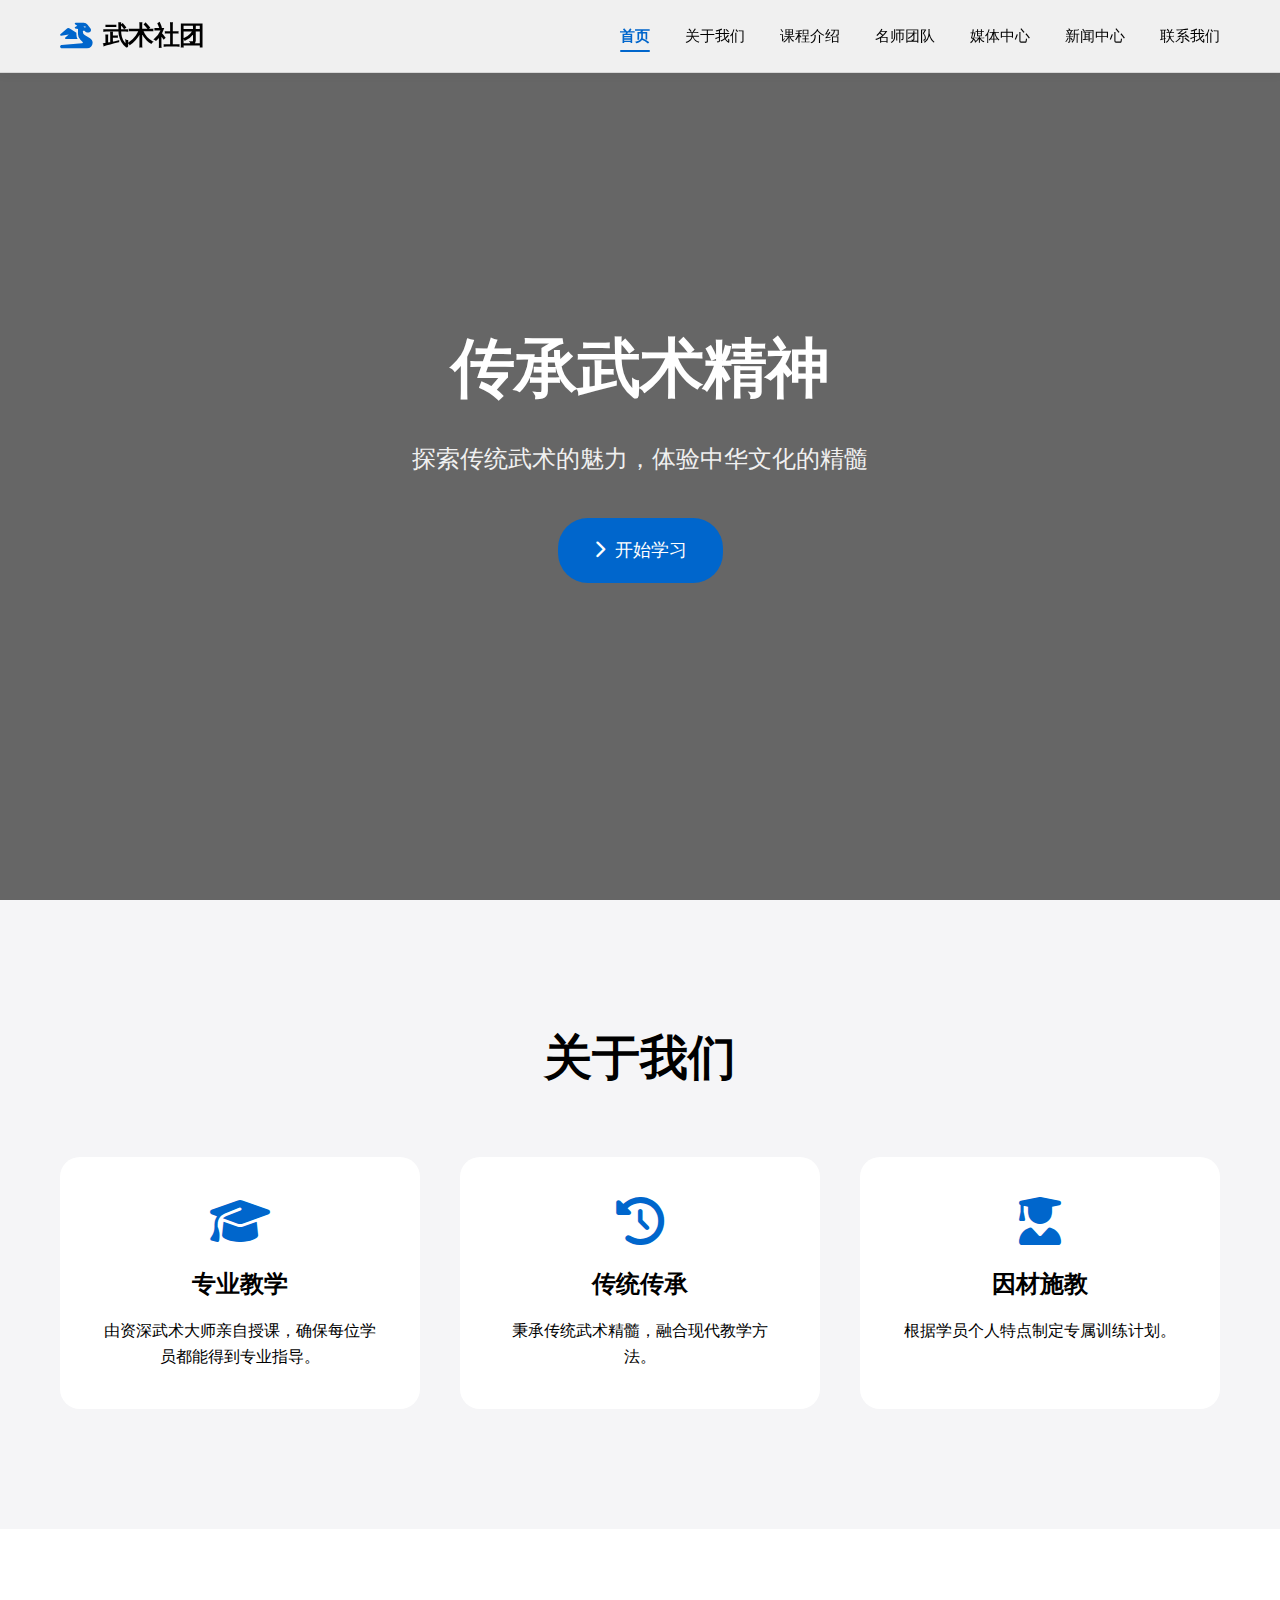
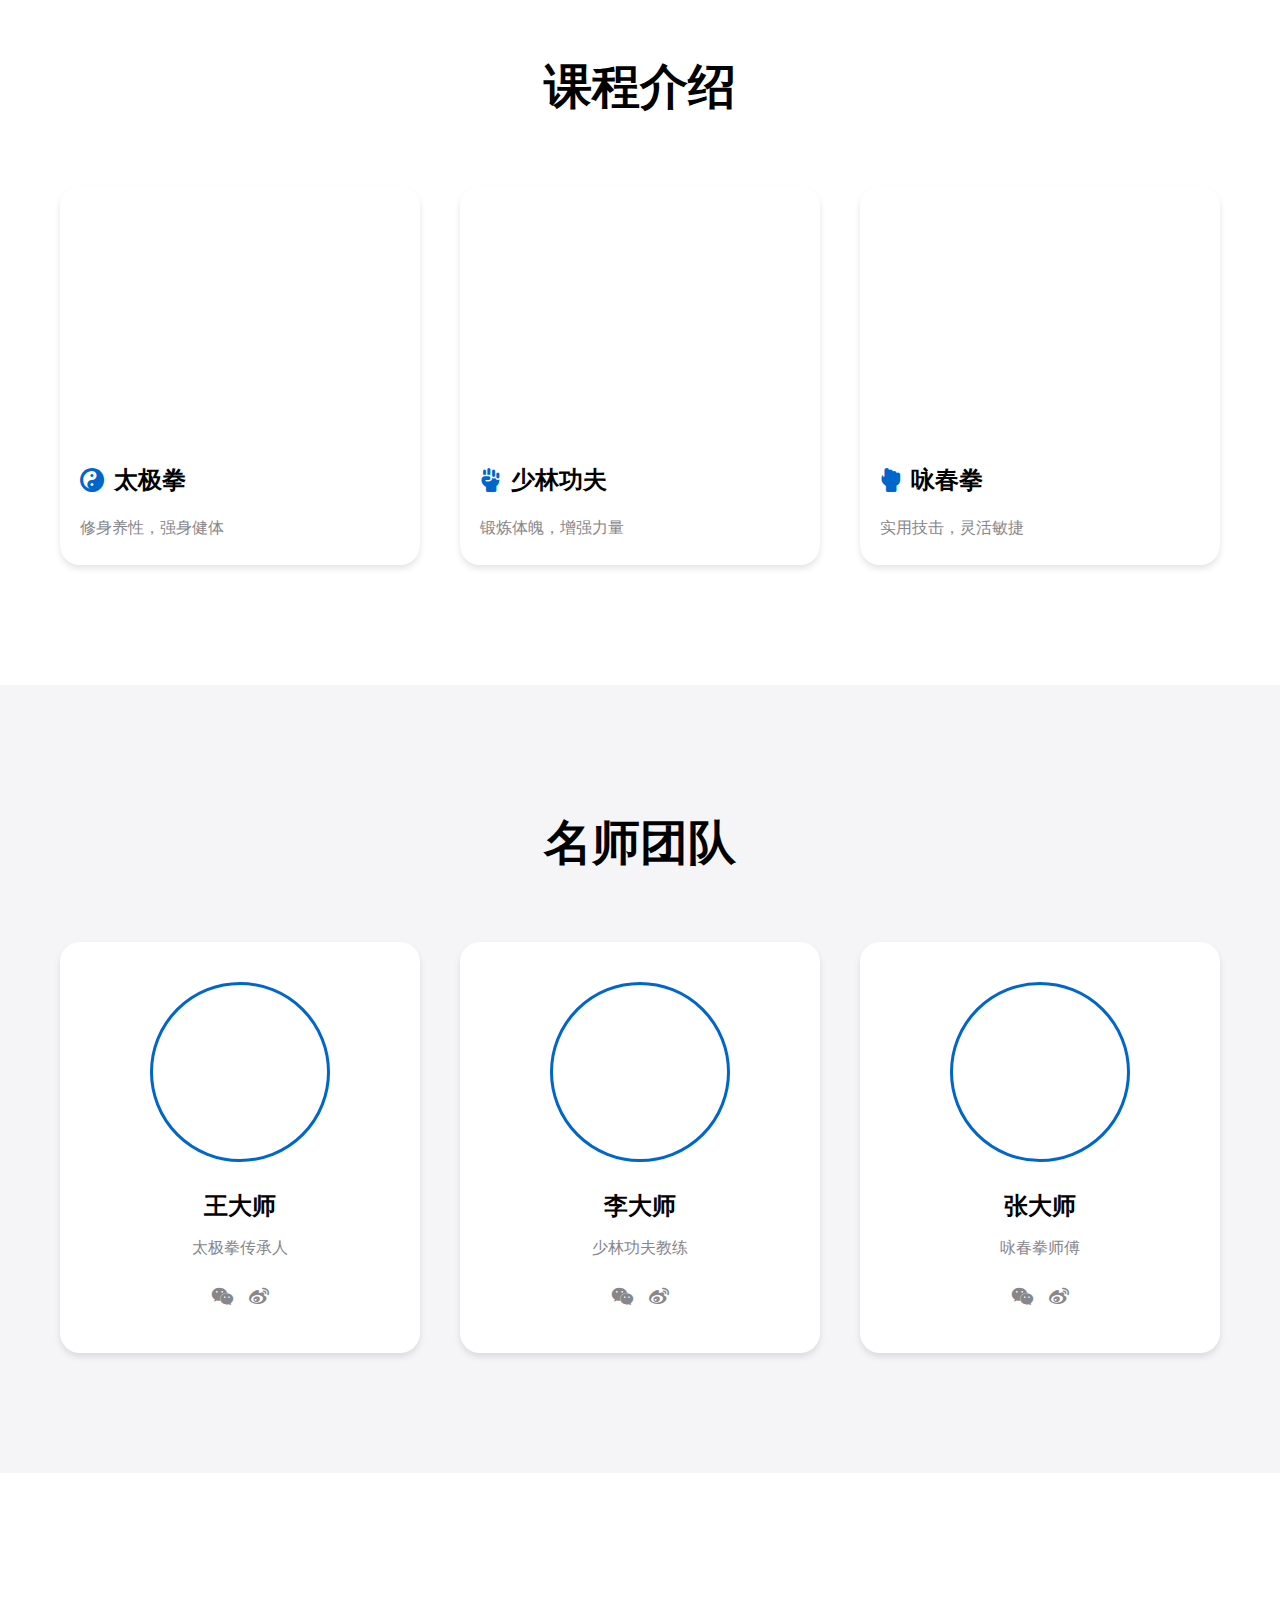
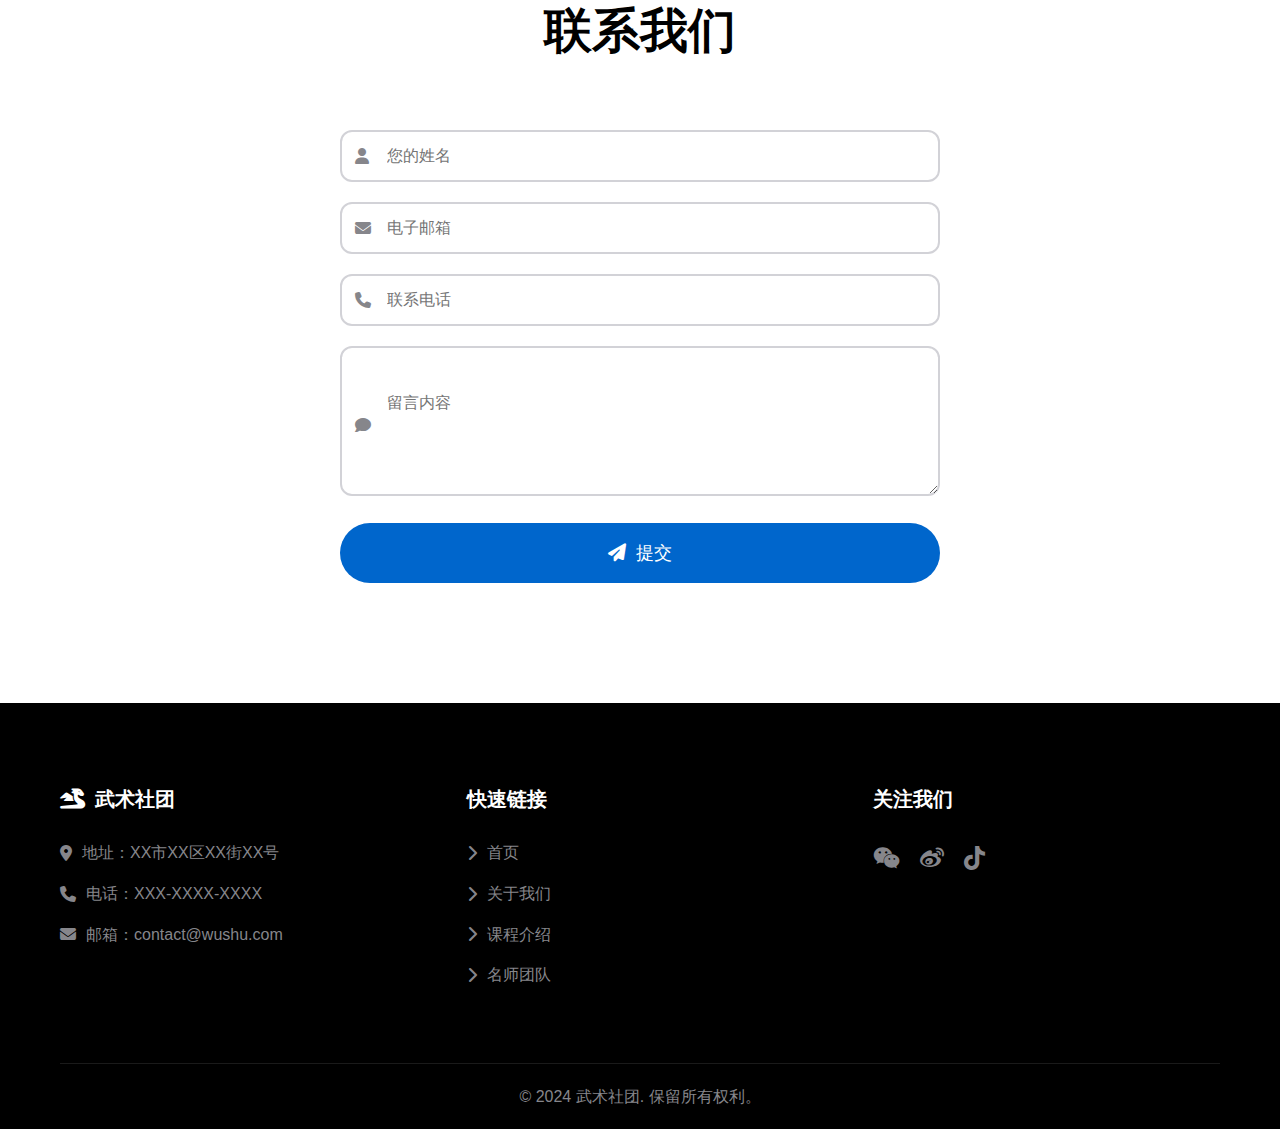
<file: index.html>
<!DOCTYPE html>
<html lang="zh">
<head>
    <meta charset="UTF-8">
    <meta name="viewport" content="width=device-width, initial-scale=1.0">
    <title>武术社团 - 传承中华武术文化</title>
    <link rel="stylesheet" href="styles.css">
    <link rel="stylesheet" href="https://cdnjs.cloudflare.com/ajax/libs/font-awesome/6.5.1/css/all.min.css">
</head>
<body>
    <nav class="nav">
        <div class="nav-container">
            <div class="nav-header">
                <div class="logo"><i class="fas fa-dragon"></i> 武术社团</div>
                <button class="nav-toggle" aria-label="切换导航菜单" title="切换导航菜单">
                    <i class="fas fa-bars" aria-hidden="true"></i>
                </button>
            </div>
            <ul class="nav-links">
                <li><a href="#home">首页</a></li>
                <li><a href="#about">关于我们</a></li>
                <li><a href="#courses">课程介绍</a></li>
                <li><a href="#masters">名师团队</a></li>
                <li><a href="media.html">媒体中心</a></li>
                <li><a href="news.html">新闻中心</a></li>
                <li><a href="#contact">联系我们</a></li>
            </ul>
        </div>
    </nav>

    <section id="home" class="hero">
        <div class="hero-content">
            <h1>传承武术精神</h1>
            <p>探索传统武术的魅力，体验中华文化的精髓</p>
            <a href="#courses" class="cta-button"><i class="fas fa-chevron-right"></i> 开始学习</a>
        </div>
    </section>

    <section id="about" class="about">
        <div class="container">
            <h2>关于我们</h2>
            <div class="about-grid">
                <div class="about-item">
                    <i class="fas fa-graduation-cap"></i>
                    <h3>专业教学</h3>
                    <p>由资深武术大师亲自授课，确保每位学员都能得到专业指导。</p>
                </div>
                <div class="about-item">
                    <i class="fas fa-history"></i>
                    <h3>传统传承</h3>
                    <p>秉承传统武术精髓，融合现代教学方法。</p>
                </div>
                <div class="about-item">
                    <i class="fas fa-user-graduate"></i>
                    <h3>因材施教</h3>
                    <p>根据学员个人特点制定专属训练计划。</p>
                </div>
            </div>
        </div>
    </section>

    <section id="courses" class="courses">
        <div class="container">
            <h2>课程介绍</h2>
            <div class="courses-grid">
                <div class="course-card">
                    <div class="course-image" style="background-image: url('https://images.unsplash.com/photo-1552072092-7f9b8d63efcb?ixlib=rb-1.2.1&auto=format&fit=crop&w=1000&q=80')"></div>
                    <h3><i class="fas fa-yin-yang"></i> 太极拳</h3>
                    <p>修身养性，强身健体</p>
                </div>
                <div class="course-card">
                    <div class="course-image" style="background-image: url('https://images.unsplash.com/photo-1555597673-b21d5c935865?ixlib=rb-1.2.1&auto=format&fit=crop&w=1000&q=80')"></div>
                    <h3><i class="fas fa-fist-raised"></i> 少林功夫</h3>
                    <p>锻炼体魄，增强力量</p>
                </div>
                <div class="course-card">
                    <div class="course-image" style="background-image: url('https://images.unsplash.com/photo-1557130641-1b14718f096a?ixlib=rb-1.2.1&auto=format&fit=crop&w=1000&q=80')"></div>
                    <h3><i class="fas fa-hand-rock"></i> 咏春拳</h3>
                    <p>实用技击，灵活敏捷</p>
                </div>
            </div>
        </div>
    </section>

    <section id="masters" class="masters">
        <div class="container">
            <h2>名师团队</h2>
            <div class="masters-grid">
                <div class="master-card">
                    <div class="master-image" style="background-image: url('https://images.unsplash.com/photo-1594381898411-846e7d193883?ixlib=rb-1.2.1&auto=format&fit=crop&w=500&q=80')"></div>
                    <h3>王大师</h3>
                    <p>太极拳传承人</p>
                    <div class="master-social">
                        <a href="#"><i class="fab fa-weixin"></i></a>
                        <a href="#"><i class="fab fa-weibo"></i></a>
                    </div>
                </div>
                <div class="master-card">
                    <div class="master-image" style="background-image: url('https://images.unsplash.com/photo-1588731234159-8b9963143fca?ixlib=rb-1.2.1&auto=format&fit=crop&w=500&q=80')"></div>
                    <h3>李大师</h3>
                    <p>少林功夫教练</p>
                    <div class="master-social">
                        <a href="#"><i class="fab fa-weixin"></i></a>
                        <a href="#"><i class="fab fa-weibo"></i></a>
                    </div>
                </div>
                <div class="master-card">
                    <div class="master-image" style="background-image: url('https://images.unsplash.com/photo-1633332755192-727a05c4013d?ixlib=rb-1.2.1&auto=format&fit=crop&w=500&q=80')"></div>
                    <h3>张大师</h3>
                    <p>咏春拳师傅</p>
                    <div class="master-social">
                        <a href="#"><i class="fab fa-weixin"></i></a>
                        <a href="#"><i class="fab fa-weibo"></i></a>
                    </div>
                </div>
            </div>
        </div>
    </section>

    <section id="contact" class="contact">
        <div class="container">
            <h2>联系我们</h2>
            <div class="contact-content">
                <form class="contact-form">
                    <div class="input-group">
                        <i class="fas fa-user"></i>
                        <input type="text" placeholder="您的姓名" required>
                    </div>
                    <div class="input-group">
                        <i class="fas fa-envelope"></i>
                        <input type="email" placeholder="电子邮箱" required>
                    </div>
                    <div class="input-group">
                        <i class="fas fa-phone"></i>
                        <input type="tel" placeholder="联系电话" required>
                    </div>
                    <div class="input-group">
                        <i class="fas fa-comment"></i>
                        <textarea placeholder="留言内容" required></textarea>
                    </div>
                    <button type="submit" class="submit-button"><i class="fas fa-paper-plane"></i> 提交</button>
                </form>
            </div>
        </div>
    </section>

    <footer class="footer">
        <div class="container">
            <div class="footer-content">
                <div class="footer-info">
                    <h3><i class="fas fa-dragon"></i> 武术社团</h3>
                    <p><i class="fas fa-map-marker-alt"></i> 地址：XX市XX区XX街XX号</p>
                    <p><i class="fas fa-phone"></i> 电话：XXX-XXXX-XXXX</p>
                    <p><i class="fas fa-envelope"></i> 邮箱：contact@wushu.com</p>
                </div>
                <div class="footer-links">
                    <h3>快速链接</h3>
                    <ul>
                        <li><a href="#home"><i class="fas fa-chevron-right"></i> 首页</a></li>
                        <li><a href="#about"><i class="fas fa-chevron-right"></i> 关于我们</a></li>
                        <li><a href="#courses"><i class="fas fa-chevron-right"></i> 课程介绍</a></li>
                        <li><a href="#masters"><i class="fas fa-chevron-right"></i> 名师团队</a></li>
                    </ul>
                </div>
                <div class="footer-social">
                    <h3>关注我们</h3>
                    <div class="social-links">
                        <a href="#"><i class="fab fa-weixin"></i></a>
                        <a href="#"><i class="fab fa-weibo"></i></a>
                        <a href="#"><i class="fab fa-tiktok"></i></a>
                    </div>
                </div>
            </div>
            <div class="footer-bottom">
                <p>&copy; 2024 武术社团. 保留所有权利。</p>
            </div>
        </div>
    </footer>

    <script src="script.js"></script>
</body>
</html>
</file>
<file: styles.css>
/* 全局样式 */
:root {
    --primary-color: #000000;
    --secondary-color: #86868b;
    --accent-color: #0066cc;
    --background-color: #ffffff;
    --section-background: #f5f5f7;
}

* {
    margin: 0;
    padding: 0;
    box-sizing: border-box;
    font-family: -apple-system, BlinkMacSystemFont, "Segoe UI", Roboto, Oxygen-Sans, Ubuntu, Cantarell, "Helvetica Neue", sans-serif;
}

html {
    scroll-behavior: smooth;
}

body {
    line-height: 1.6;
    color: var(--primary-color);
    background-color: var(--background-color);
}

.container {
    max-width: 1200px;
    margin: 0 auto;
    padding: 0 20px;
}

/* 导航栏样式 */
.nav {
    position: fixed;
    top: 0;
    width: 100%;
    background-color: rgba(255, 255, 255, 0.9);
    -webkit-backdrop-filter: blur(20px);
    backdrop-filter: blur(20px);
    z-index: 1000;
    border-bottom: 1px solid rgba(0, 0, 0, 0.1);
    box-shadow: 0 2px 10px rgba(0, 0, 0, 0.05);
    transition: all 0.3s ease-in-out;
}

.nav-container {
    max-width: 1200px;
    margin: 0 auto;
    padding: 0 20px;
    display: flex;
    justify-content: space-between;
    align-items: center;
}

.nav-header {
    display: flex;
    justify-content: space-between;
    align-items: center;
    padding: 15px 0;
}

.logo {
    font-size: 26px;
    font-weight: 700;
    display: flex;
    align-items: center;
    gap: 10px;
    letter-spacing: -0.5px;
}

.logo i {
    color: var(--accent-color);
}

.nav-toggle {
    display: none;
    background: transparent;
    border: none;
    color: var(--primary-color);
    font-size: 24px;
    cursor: pointer;
    padding: 5px;
    transition: color 0.3s ease;
}

.nav-toggle:hover {
    color: var(--accent-color);
}

.nav-links {
    display: flex;
    list-style: none;
    gap: 35px;
    padding: 0;
    margin: 0;
}

.nav-links a {
    text-decoration: none;
    color: var(--primary-color);
    font-size: 15px;
    font-weight: 500;
    transition: all 0.3s ease;
    position: relative;
    padding: 8px 0;
}

.nav-links a::after {
    content: '';
    position: absolute;
    width: 0;
    height: 2px;
    bottom: 0;
    left: 0;
    background-color: var(--accent-color);
    transition: width 0.3s ease;
    border-radius: 2px;
}

.nav-links a:hover {
    color: var(--accent-color);
}

.nav-links a:hover::after,
.nav-links a.active::after {
    width: 100%;
}

.nav-links a.active {
    color: var(--accent-color);
    font-weight: 600;
}

/* 响应式导航栏 */
@media (max-width: 768px) {
    .nav-container {
        padding: 0 20px;
        flex-direction: column;
        align-items: flex-start;
    }

    .nav-toggle {
        display: block;
    }

    .nav-links {
        display: none;
        width: 100%;
        flex-direction: column;
        gap: 0;
        padding: 0;
        margin: 0;
        max-height: 0;
        overflow: hidden;
        transition: all 0.4s ease-in-out;
    }

    .nav-links.show {
        display: flex;
        max-height: 500px; /* 增加最大高度，确保所有链接都能显示 */
        padding: 15px 0;
        animation: fadeIn 0.3s ease-in-out;
        background-color: rgba(255, 255, 255, 0.98); /* 增加背景不透明度 */
        box-shadow: 0 4px 12px rgba(0, 0, 0, 0.08);
    }

@keyframes fadeIn {
    from { opacity: 0; transform: translateY(-10px); }
    to { opacity: 1; transform: translateY(0); }
}

    .nav-links li {
        width: 100%;
        text-align: center;
        padding: 12px 0;
        border-top: 1px solid rgba(0, 0, 0, 0.05);
    }

    .nav-links li:last-child {
        border-bottom: 1px solid rgba(0, 0, 0, 0.1);
    }

    .nav-links a {
        display: block;
        font-size: 16px;
        padding: 8px 15px;
        border-radius: 6px;
        transition: all 0.3s ease;
    }

    .nav-links a:hover,
    .nav-links a.active {
        background-color: rgba(0, 102, 204, 0.1);
    }

    .nav-links a::after {
        display: none;
    }
}

/* Hero 区域样式 */
.hero {
    height: 100vh;
    display: flex;
    align-items: center;
    justify-content: center;
    text-align: center;
    background: linear-gradient(rgba(0, 0, 0, 0.6), rgba(0, 0, 0, 0.6)), url('https://images.unsplash.com/photo-1555597673-b21d5c935865?ixlib=rb-1.2.1&auto=format&fit=crop&w=2560&q=80');
    background-size: cover;
    background-position: center;
    background-attachment: fixed;
    color: white;
}

.hero-content {
    max-width: 800px;
    padding: 0 20px;
}

.hero h1 {
    font-size: 64px;
    font-weight: 700;
    margin-bottom: 20px;
    letter-spacing: -1px;
}

.hero p {
    font-size: 24px;
    margin-bottom: 40px;
    opacity: 0.9;
}

.cta-button {
    display: inline-flex;
    align-items: center;
    gap: 10px;
    padding: 18px 36px;
    background-color: var(--accent-color);
    color: white;
    text-decoration: none;
    border-radius: 30px;
    font-size: 18px;
    font-weight: 500;
    transition: all 0.3s ease;
}

.cta-button:hover {
    background-color: #004499;
    transform: translateY(-2px);
    box-shadow: 0 5px 15px rgba(0, 0, 0, 0.2);
}

/* 关于我们部分 */
.about {
    padding: 120px 0;
    background-color: var(--section-background);
}

.about h2 {
    text-align: center;
    font-size: 48px;
    margin-bottom: 60px;
    font-weight: 700;
}

.about-grid {
    display: grid;
    grid-template-columns: repeat(auto-fit, minmax(300px, 1fr));
    gap: 40px;
}

.about-item {
    text-align: center;
    padding: 40px;
    background: white;
    border-radius: 20px;
    transition: transform 0.3s ease;
}

.about-item:hover {
    transform: translateY(-10px);
}

.about-item i {
    font-size: 48px;
    color: var(--accent-color);
    margin-bottom: 20px;
}

.about-item h3 {
    font-size: 24px;
    margin-bottom: 15px;
    font-weight: 600;
}

/* 课程部分 */
.courses {
    padding: 120px 0;
}

.courses h2 {
    text-align: center;
    font-size: 48px;
    margin-bottom: 60px;
    font-weight: 700;
}

.courses-grid {
    display: grid;
    grid-template-columns: repeat(auto-fit, minmax(300px, 1fr));
    gap: 40px;
}

.course-card {
    background: white;
    border-radius: 20px;
    overflow: hidden;
    box-shadow: 0 4px 6px rgba(0, 0, 0, 0.1);
    transition: all 0.3s ease;
}

.course-card:hover {
    transform: translateY(-10px);
    box-shadow: 0 10px 20px rgba(0, 0, 0, 0.1);
}

.course-image {
    height: 250px;
    background-size: cover;
    background-position: center;
    transition: transform 0.3s ease;
}

.course-card:hover .course-image {
    transform: scale(1.05);
}

.course-card h3 {
    padding: 25px 20px 15px;
    font-size: 24px;
    font-weight: 600;
    display: flex;
    align-items: center;
    gap: 10px;
}

.course-card h3 i {
    color: var(--accent-color);
}

.course-card p {
    padding: 0 20px 25px;
    color: var(--secondary-color);
}

/* 名师团队部分 */
.masters {
    padding: 120px 0;
    background-color: var(--section-background);
}

.masters h2 {
    text-align: center;
    font-size: 48px;
    margin-bottom: 60px;
    font-weight: 700;
}

.masters-grid {
    display: grid;
    grid-template-columns: repeat(auto-fit, minmax(300px, 1fr));
    gap: 40px;
}

.master-card {
    text-align: center;
    padding: 40px;
    background: white;
    border-radius: 20px;
    box-shadow: 0 4px 6px rgba(0, 0, 0, 0.1);
    transition: transform 0.3s ease;
}

.master-card:hover {
    transform: translateY(-10px);
}

.master-image {
    width: 180px;
    height: 180px;
    border-radius: 50%;
    margin: 0 auto 25px;
    background-size: cover;
    background-position: center;
    border: 3px solid var(--accent-color);
}

.master-card h3 {
    font-size: 24px;
    margin-bottom: 10px;
    font-weight: 600;
}

.master-card p {
    color: var(--secondary-color);
    margin-bottom: 20px;
}

.master-social {
    display: flex;
    justify-content: center;
    gap: 15px;
}

.master-social a {
    color: var(--secondary-color);
    font-size: 20px;
    transition: color 0.3s ease;
}

.master-social a:hover {
    color: var(--accent-color);
}

/* 联系我们部分 */
.contact {
    padding: 120px 0;
}

.contact h2 {
    text-align: center;
    font-size: 48px;
    margin-bottom: 60px;
    font-weight: 700;
}

.contact-form {
    max-width: 600px;
    margin: 0 auto;
    display: flex;
    flex-direction: column;
    gap: 20px;
}

.input-group {
    position: relative;
}

.input-group i {
    position: absolute;
    left: 15px;
    top: 50%;
    transform: translateY(-50%);
    color: var(--secondary-color);
}

.input-group input,
.input-group textarea {
    width: 100%;
    padding: 15px 15px 15px 45px;
    border: 2px solid #d2d2d7;
    border-radius: 12px;
    font-size: 16px;
    transition: all 0.3s ease;
    background-color: white;
}

.input-group textarea {
    height: 150px;
    resize: vertical;
    padding-top: 45px;
}

.input-group textarea + i {
    top: 25px;
    transform: none;
}

.input-group input:focus,
.input-group textarea:focus {
    outline: none;
    border-color: var(--accent-color);
    box-shadow: 0 0 0 4px rgba(0, 102, 204, 0.1);
}

.submit-button {
    display: inline-flex;
    align-items: center;
    justify-content: center;
    gap: 10px;
    background-color: var(--accent-color);
    color: white;
    padding: 18px 36px;
    border: none;
    border-radius: 30px;
    font-size: 18px;
    font-weight: 500;
    cursor: pointer;
    transition: all 0.3s ease;
}

.submit-button:hover {
    background-color: #004499;
    transform: translateY(-2px);
    box-shadow: 0 5px 15px rgba(0, 0, 0, 0.2);
}

/* 页脚样式 */
.footer {
    background-color: var(--primary-color);
    color: white;
    padding: 80px 0 20px;
}

.footer-content {
    display: grid;
    grid-template-columns: repeat(auto-fit, minmax(250px, 1fr));
    gap: 60px;
    margin-bottom: 60px;
}

.footer-info h3,
.footer-links h3,
.footer-social h3 {
    font-size: 20px;
    margin-bottom: 25px;
    display: flex;
    align-items: center;
    gap: 10px;
}

.footer-info p {
    margin-bottom: 15px;
    display: flex;
    align-items: center;
    gap: 10px;
    color: var(--secondary-color);
}

.footer-links ul {
    list-style: none;
}

.footer-links li {
    margin-bottom: 15px;
}

.footer-links a {
    color: var(--secondary-color);
    text-decoration: none;
    transition: color 0.3s ease;
    display: flex;
    align-items: center;
    gap: 10px;
}

.footer-links a:hover {
    color: white;
}

.social-links {
    display: flex;
    gap: 20px;
}

.social-links a {
    color: var(--secondary-color);
    font-size: 24px;
    transition: all 0.3s ease;
}

.social-links a:hover {
    color: white;
    transform: translateY(-3px);
}

.footer-bottom {
    text-align: center;
    padding-top: 20px;
    border-top: 1px solid rgba(255, 255, 255, 0.1);
    color: var(--secondary-color);
}

/* 响应式设计 */
@media (max-width: 768px) {
    .nav-container {
        flex-direction: column;
        gap: 20px;
    }

    .nav-links {
        flex-direction: column;
        text-align: center;
        gap: 15px;
    }

    .hero h1 {
        font-size: 40px;
    }

    .hero p {
        font-size: 20px;
    }

    .about h2,
    .courses h2,
    .masters h2,
    .contact h2 {
        font-size: 36px;
    }

    .about-item,
    .course-card,
    .master-card {
        margin: 0 20px;
    }

    .footer-content {
        text-align: center;
    }

    .footer-links a,
    .footer-info p {
        justify-content: center;
    }

    .social-links {
        justify-content: center;
    }
}

/* 媒体中心页面样式 */
.media-hero {
    height: 100vh;
    display: flex;
    align-items: center;
    justify-content: center;
    text-align: center;
    background: linear-gradient(rgba(0, 0, 0, 0.6), rgba(0, 0, 0, 0.6)), url('https://images.unsplash.com/photo-1557130641-1b14718f096a?ixlib=rb-1.2.1&auto=format&fit=crop&w=2560&q=80');
    background-size: cover;
    background-position: center;
    background-attachment: fixed;
    color: white;
    margin-top: 80px;
}

.media-content {
    padding: 80px 0;
}

/* 标签页样式 */
.media-tabs {
    display: flex;
    justify-content: center;
    gap: 20px;
    margin-bottom: 40px;
}

.tab-btn {
    background: none;
    border: none;
    padding: 15px 30px;
    font-size: 18px;
    color: var(--secondary-color);
    cursor: pointer;
    transition: all 0.3s ease;
    border-bottom: 2px solid transparent;
    display: flex;
    align-items: center;
    gap: 10px;
}

.tab-btn i {
    font-size: 20px;
}

.tab-btn.active {
    color: var(--accent-color);
    border-bottom-color: var(--accent-color);
}

.tab-btn:hover {
    color: var(--accent-color);
}

.tab-content {
    display: none;
}

.tab-content.active {
    display: block;
}

/* 视频网格样式 */
.video-grid {
    display: grid;
    grid-template-columns: repeat(auto-fit, minmax(300px, 1fr));
    gap: 30px;
    margin-top: 40px;
}

.video-card {
    background: white;
    border-radius: 20px;
    overflow: hidden;
    box-shadow: 0 4px 6px rgba(0, 0, 0, 0.1);
    transition: transform 0.3s ease;
}

.video-card:hover {
    transform: translateY(-10px);
}

.video-wrapper {
    position: relative;
    padding-bottom: 56.25%; /* 16:9 比例 */
    height: 0;
    overflow: hidden;
}

.video-wrapper iframe {
    position: absolute;
    top: 0;
    left: 0;
    width: 100%;
    height: 100%;
}

.video-card h3 {
    padding: 20px 20px 10px;
    font-size: 20px;
    font-weight: 600;
}

.video-card p {
    padding: 0 20px 20px;
    color: var(--secondary-color);
}

/* 图片网格样式 */
.photo-grid {
    display: grid;
    grid-template-columns: repeat(auto-fit, minmax(300px, 1fr));
    gap: 30px;
    margin-top: 40px;
}

.photo-card {
    position: relative;
    border-radius: 20px;
    overflow: hidden;
    aspect-ratio: 1;
}

.photo-card img {
    width: 100%;
    height: 100%;
    object-fit: cover;
    transition: transform 0.3s ease;
}

.photo-overlay {
    position: absolute;
    bottom: 0;
    left: 0;
    right: 0;
    background: linear-gradient(transparent, rgba(0, 0, 0, 0.8));
    color: white;
    padding: 20px;
    transform: translateY(100%);
    transition: transform 0.3s ease;
}

.photo-card:hover img {
    transform: scale(1.1);
}

.photo-card:hover .photo-overlay {
    transform: translateY(0);
}

.photo-overlay h3 {
    font-size: 20px;
    margin-bottom: 5px;
}

.photo-overlay p {
    font-size: 14px;
    opacity: 0.8;
}

/* 新闻网格样式 */
.news-grid {
    display: grid;
    grid-template-columns: repeat(auto-fit, minmax(300px, 1fr));
    gap: 30px;
    margin-top: 40px;
}

.news-card {
    background: white;
    border-radius: 20px;
    overflow: hidden;
    box-shadow: 0 4px 6px rgba(0, 0, 0, 0.1);
    transition: transform 0.3s ease;
}

.news-card:hover {
    transform: translateY(-10px);
}

.news-image {
    height: 200px;
    overflow: hidden;
}

.news-image img {
    width: 100%;
    height: 100%;
    object-fit: cover;
    transition: transform 0.3s ease;
}

.news-card:hover .news-image img {
    transform: scale(1.1);
}

.news-content {
    padding: 20px;
}

.news-date {
    color: var(--secondary-color);
    font-size: 14px;
}

.news-content h3 {
    margin: 10px 0;
    font-size: 20px;
    font-weight: 600;
}

.news-content p {
    color: var(--secondary-color);
    margin-bottom: 15px;
}

.read-more {
    color: var(--accent-color);
    text-decoration: none;
    display: inline-flex;
    align-items: center;
    gap: 5px;
    font-weight: 500;
    transition: gap 0.3s ease;
}

.read-more:hover {
    gap: 10px;
}

/* 响应式设计补充 */
/* 媒体中心页面标题样式 */
.media-hero .hero-content h1 {
    font-size: 64px;
    font-weight: 700;
    margin-bottom: 20px;
    letter-spacing: -1px;
}

.media-hero .hero-content p {
    font-size: 24px;
    margin-bottom: 40px;
    opacity: 0.9;
}

@media (max-width: 768px) {
    .media-tabs {
        flex-direction: column;
        align-items: center;
    }

    .tab-btn {
        width: 100%;
        justify-content: center;
    }

    .video-grid,
    .photo-grid,
    .news-grid {
        grid-template-columns: 1fr;
        padding: 0 20px;
    }

    .media-hero {
        height: 40vh;
    }
    
    .media-hero .hero-content h1 {
        font-size: 40px;
    }
    
    .media-hero .hero-content p {
        font-size: 20px;
    }
}
</file>
